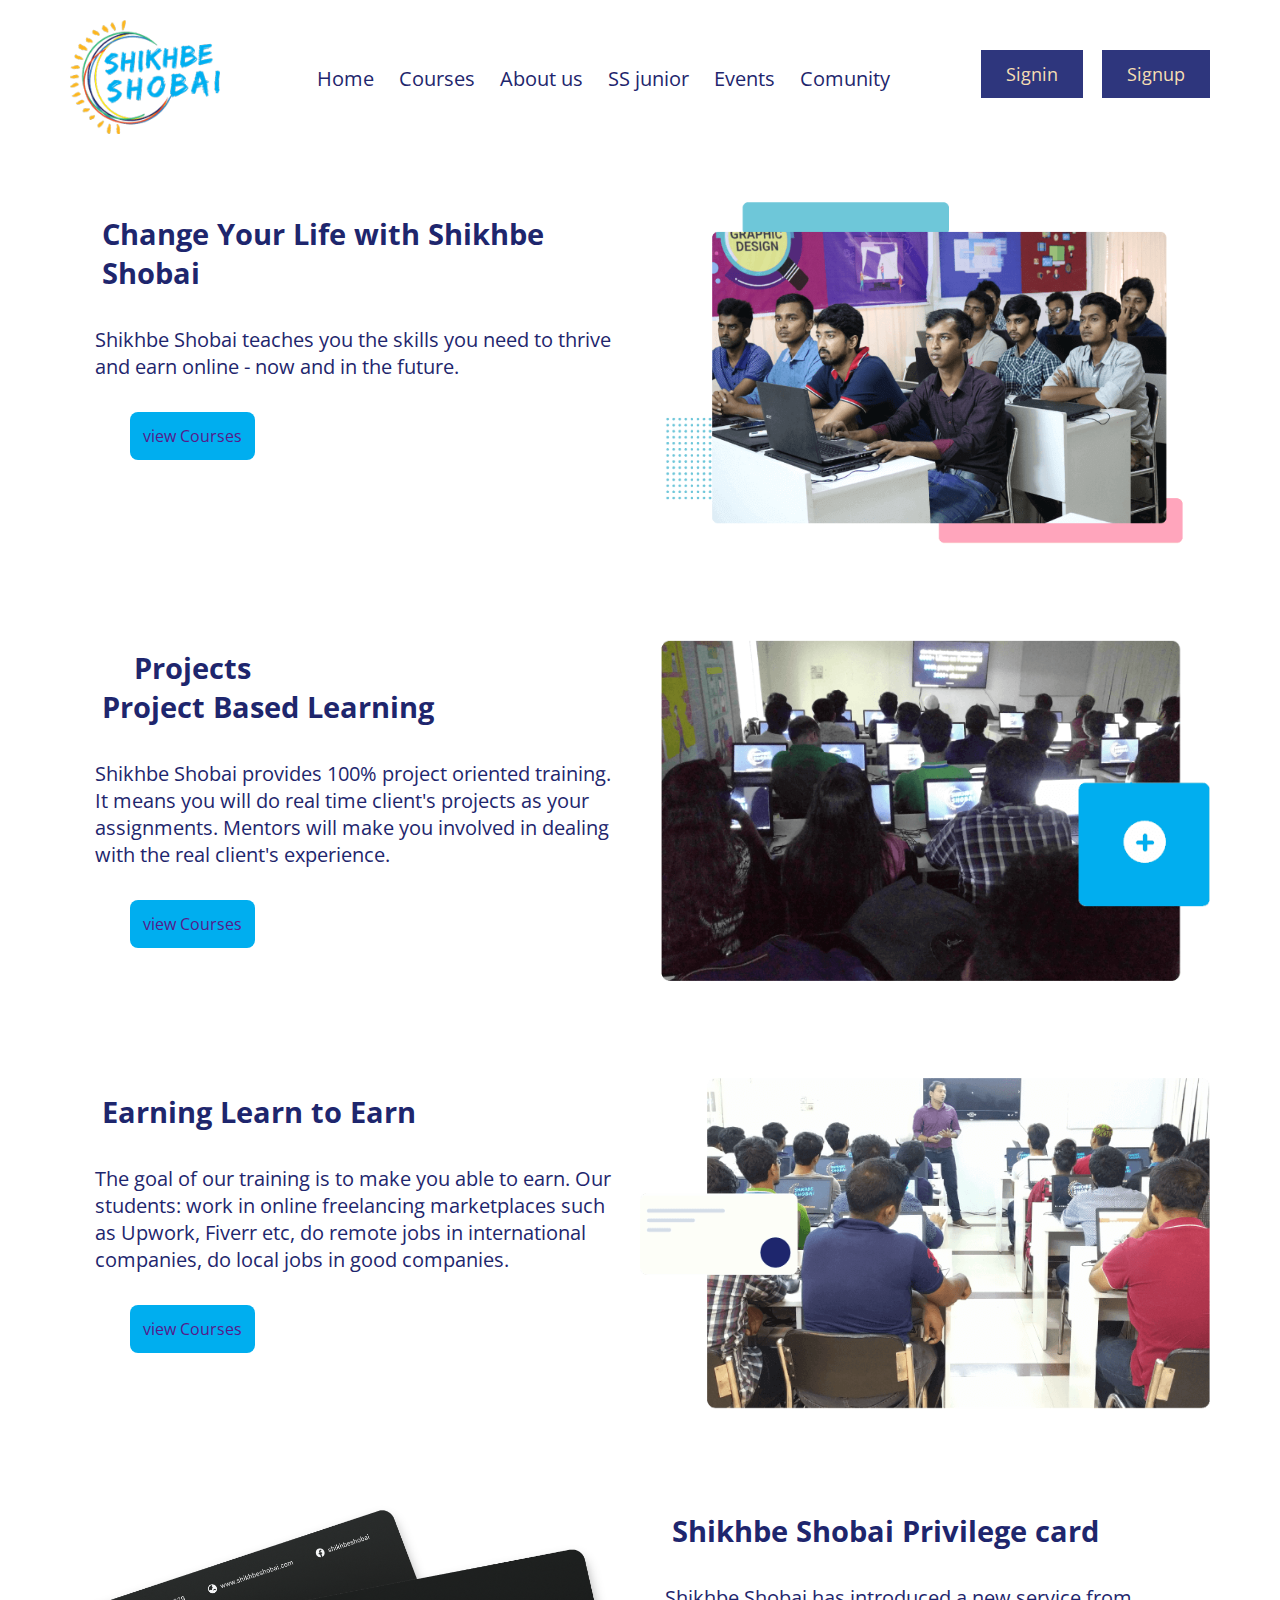
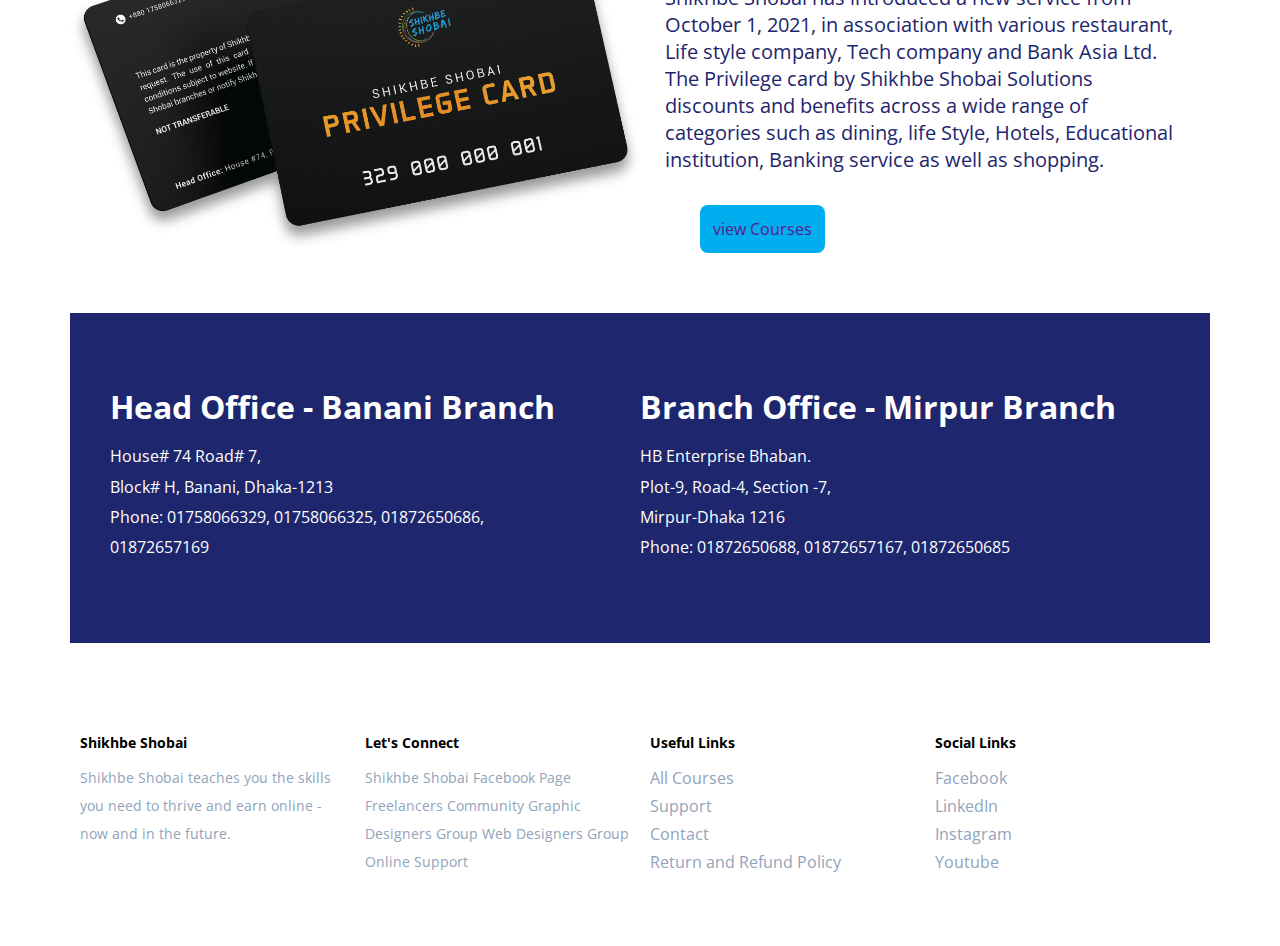
<file: index.html>
<!DOCTYPE html>
<html lang="en">
<head>
    <title>quick</title>
    <link rel="stylesheet" href="css/style.css">
</head>

<body>

  <div class="header">
      <div class="container">
          <div class="nevbar">
              <div class="logo">
                <img src="img/Shikhbe-shobai-logo.png" alt="">
              </div>
              <div class="menu">
                <ul>
                    <li>
                        <a href="index.html">Home</a>
                    </li>
                    <li>
                        <a href="">Courses</a>
                    </li>
                    <li>
                        <a href="about_us.html">About us</a>
                    </li>
                    <li>
                        <a href="">SS junior</a>
                    </li>
                    <li>
                        <a href="">Events</a>
                    </li>
                    <li>
                        <a href="">Comunity</a>
                    </li>
                </ul>
              </div>
              <div class="btn_button">
                <button>Signin</button>
                <button>Signup</button>
              </div>
          </div>
      </div>
  </div>



  <div class="banner">
      <div class="container">
          <div class="banner-row">
            <div class="banner-col">
                <h1>Change Your Life with Shikhbe Shobai</h1>
                <p>Shikhbe Shobai teaches you the skills you need to thrive and earn online - now and in the future.</p>
                <a href="" class="button-btn">view Courses</a>
             
            </div>
            <div class="banner-col">
                <img src="img/intro.png" alt="">
            </div>
          </div>
         
      </div>
  </div>


  <div class="banner">
    <div class="container">
        <div class="banner-row">
          <div class="banner-col">
              <h1><span>Projects</span><br>
                Project Based Learning</h1>
              <p>Shikhbe Shobai provides 100% 
                  project oriented training. 
                  It means you will do real time client's
                   projects as your assignments.
                    Mentors will make you involved in 
                    dealing with the real client's experience.</p>
              <a href="" class="button-btn">view Courses</a>
           
          </div>
          <div class="banner-col">
              <img src="img/imag.png" alt="">
          </div>
        </div>
        </div>
    </div>


  <div class="banner">
      <div class="container">
          <div class="banner-row">
            <div class="banner-col">
                <h1>Earning
                    Learn to Earn</h1>
                <p>The goal of our training is to make you able
                     to earn. Our students: 
                     work in online freelancing marketplaces such as Upwork, 
                     Fiverr etc, do remote jobs in international companies,
                      do local jobs in good companies.</p>
                <a href="" class="button-btn">view Courses</a>
             
            </div>
            <div class="banner-col">
                <img src="img/image3.png" alt="">
            </div>
          </div>
         
      </div>
    
    </div>





  <div class="banner">
      <div class="container">
          <div class="banner-row">
           
            <div class="banner-col">
                <img src="img/Card-Mockup.png" alt="">
            </div>
            <div class="banner-col">
                <h1>Shikhbe Shobai
                    Privilege card</h1>
                <p>Shikhbe Shobai has introduced a new service from October 1, 2021, in association with various restaurant, Life style company, Tech company and Bank Asia Ltd. The Privilege card by Shikhbe Shobai Solutions discounts and benefits across a wide range of categories such as dining, life Style, Hotels, Educational institution, Banking service as well as shopping.</p>
                <a href="" class="button-btn">view Courses</a>
             
            </div>
          </div>
         
      </div>
    
    </div>
      


  <div class="contact_section">
      <div class="container">
          <div class="contact_main">
              <div class="conta_col">
                  <h3>Head Office - Banani Branch</h3>
                  <p>House# 74 Road# 7,</p>
                  <p>Block# H, Banani, Dhaka-1213</p>
                  <p>Phone: 01758066329, 01758066325, 01872650686,</p>
                  <p>01872657169</p>
              </div>
              <div class="conta_col">
                <h3>Branch Office - Mirpur Branch</h3>
                <p>HB Enterprise Bhaban.</p>
                <p>Plot-9, Road-4, Section -7,</p>
                <p>Mirpur-Dhaka 1216</p>
                <p>Phone: 01872650688, 01872657167, 01872650685</p>
              </div>
          </div>
      </div>
  </div>


  <div class="footer_section">
      <div class="container">
          <div class="footer_main">
              <div class="footer_box">
                  <h5>Shikhbe Shobai</h5>
                  <p>Shikhbe Shobai teaches you the skills you need to thrive and earn online - now and in the future.</p>
              </div>
              <div class="footer_box">
                <h5>Let's Connect</h5>
                <p>Shikhbe Shobai Facebook Page Freelancers Community Graphic Designers Group Web Designers Group Online Support</p>
              </div>
              <div class="footer_box">
                <h5>Useful Links</h5>
                <ul>
                    <li>
                        <a href="">All Courses</a>
                    </li>
                    <li>
                        <a href="">Support</a>
                    </li>
                    <li>
                        <a href="">Contact</a>
                    </li>
                    <li>
                        <a href="">Return and Refund Policy</a>
                    </li>
                </ul>
                
                
              </div>
              <div class="footer_box">
                  <h5>Social Links</h5>
                  <ul>
                    <li>
                        <a href="">Facebook</a>
                    </li>
                    <li>
                        <a href="">LinkedIn</a>
                    </li>
                    <li>
                        <a href="">Instagram</a>
                    </li>
                    <li>
                        <a href="https://Youtube.com">Youtube</a>
                    </li>
                </ul>
                

              </div>
          </div>
      </div>
  </div>

  
</body>
</html>
</file>
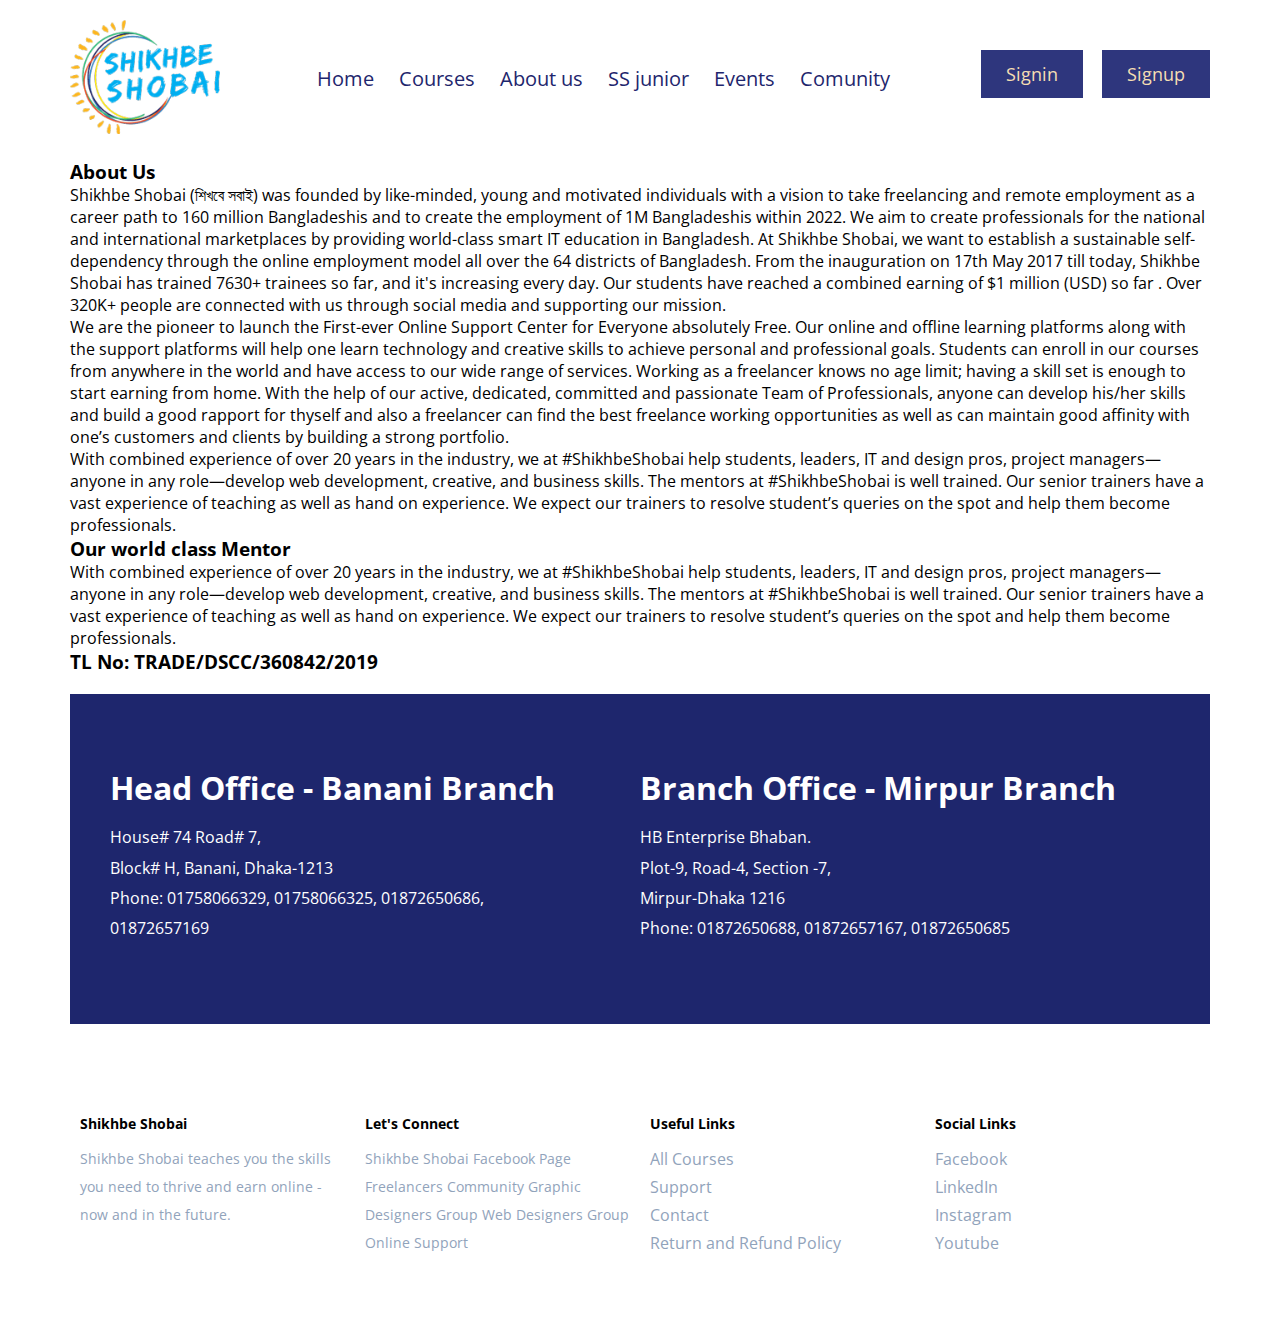
<file: about_us.html>
<!DOCTYPE html>
<html lang="en">
<head>
    <title>quick</title>
    <link rel="stylesheet" href="css/style.css">
</head>
<body>
  <div class="header">
      <div class="container">
          <div class="nevbar">
              <div class="logo">
                <img src="img/Shikhbe-shobai-logo.png" alt="">
              </div>
              <div class="menu">
                <ul>
                    <li>
                        <a href="index.html">Home</a>
                    </li>
                    <li>
                        <a href="">Courses</a>
                    </li>
                    <li>
                        <a href="about_us.html">About us</a>
                    </li>
                    <li>
                        <a href="">SS junior</a>
                    </li>
                    <li>
                        <a href="">Events</a>
                    </li>
                    <li>
                        <a href="">Comunity</a>
                    </li>
                </ul>
              </div>
              <div class="btn_button">
                <button>Signin</button>
                <button>Signup</button>
              </div>
          </div>
      </div>
  </div>

  <div class="manu">
    <div class="container">
        <div class="top">
            <h3>About Us</h3>
            <p>Shikhbe Shobai (শিখবে সবাই) was founded
                 by like-minded, young and motivated 
                 individuals with a vision to take 
                 freelancing and remote employment as 
                 a career path to 160 million Bangladeshis 
                 and to create the employment of 1M
                  Bangladeshis within 2022. We aim to create
                   professionals for the national and international
                   marketplaces by providing world-class smart
                    IT education in Bangladesh. At Shikhbe Shobai,
                     we want to establish a sustainable 
                     self-dependency through the online
                      employment model all over the 64 districts
                       of Bangladesh. From the inauguration on 
                       17th May 2017 till today, Shikhbe Shobai 
                       has trained 7630+ trainees so far,
                        and it's increasing every day.
                         Our students have reached a 
                         combined earning of $1 million (USD) so far
                         . Over 320K+ people are connected with
                          us through social media and supporting our mission.</p>
                          <p>We are the pioneer to launch the First-ever Online Support Center for Everyone absolutely Free. Our online and offline learning platforms along with the support platforms will help one learn technology and creative skills to achieve personal and professional goals. Students can enroll in our courses from anywhere in the world and have access to our wide range of services. Working as a freelancer knows no age limit; having a skill set is enough to start earning from home. With the help of our active, dedicated, committed and passionate Team of Professionals, anyone can develop his/her skills and build a good rapport for thyself and also a freelancer can find the best freelance working opportunities as well as can maintain good affinity with one’s customers and clients by building a strong portfolio.</p>
                          <p>With combined experience of over 20 years in the industry, we at #ShikhbeShobai help students, leaders, IT and design pros, project managers—anyone in any role—develop web development, creative, and business skills. The mentors at #ShikhbeShobai is well trained. Our senior trainers have a vast experience of teaching as well as hand on experience. We expect our trainers to resolve student’s queries on the spot and help them become professionals.</p>
                          
                          <h3>Our world class Mentor</h3>
                          <p>With combined experience of over 20 years in the industry, we at #ShikhbeShobai help students, leaders, IT and design pros, project managers—anyone in any role—develop web development, creative, and business skills. The mentors at #ShikhbeShobai is well trained. Our senior trainers have a vast experience of teaching as well as hand on experience. We expect our trainers to resolve student’s queries on the spot and help them become professionals.</p>

                        <h3>TL No: TRADE/DSCC/360842/2019</h3>
        </div>
    </div>
</div>

  <div class="contact_section">
      <div class="container">
          <div class="contact_main">
              <div class="conta_col">
                  <h3>Head Office - Banani Branch</h3>
                  <p>House# 74 Road# 7,</p>
                  <p>Block# H, Banani, Dhaka-1213</p>
                  <p>Phone: 01758066329, 01758066325, 01872650686,</p>
                  <p>01872657169</p>
              </div>
              <div class="conta_col">
                <h3>Branch Office - Mirpur Branch</h3>
                <p>HB Enterprise Bhaban.</p>
                <p>Plot-9, Road-4, Section -7,</p>
                <p>Mirpur-Dhaka 1216</p>
                <p>Phone: 01872650688, 01872657167, 01872650685</p>
              </div>
          </div>
      </div>
  </div>
  <div class="footer_section">
      <div class="container">
          <div class="footer_main">
              <div class="footer_box">
                  <h5>Shikhbe Shobai</h5>
                  <p>Shikhbe Shobai teaches you the skills you need to thrive and earn online - now and in the future.</p>
              </div>
              <div class="footer_box">
                <h5>Let's Connect</h5>
                <p>Shikhbe Shobai Facebook Page Freelancers Community Graphic Designers Group Web Designers Group Online Support</p>
              </div>
              <div class="footer_box">
                <h5>Useful Links</h5>
                <ul>
                    <li>
                        <a href="">All Courses</a>
                    </li>
                    <li>
                        <a href="">Support</a>
                    </li>
                    <li>
                        <a href="">Contact</a>
                    </li>
                    <li>
                        <a href="">Return and Refund Policy</a>
                    </li>
                </ul>
                
                
              </div>
              <div class="footer_box">
                  <h5>Social Links</h5>
                  <ul>
                    <li>
                        <a href="https://www.Facebook.com">Facebook</a>
                    </li>
                    <li>
                        <a href="">LinkedIn</a>
                    </li>
                    <li>
                        <a href="">Instagram</a>
                    </li>
                    <li>
                        <a href="https://Youtube.com">Youtube</a>
                    </li>
                </ul>
                

              </div>
          </div>
      </div>
  </div>

  
</body>
</html>
</file>
<file: css/style.css>
@import url('https://fonts.googleapis.com/css2?family=Open+Sans:ital,wght@0,300;0,400;0,500;0,600;0,700;0,800;1,300;1,400;1,500;1,600;1,700&display=swap');
*{
    margin: 0;
    padding:0;
    font-family: 'Open Sans', sans-serif;
}
.header{
    width: 100%;
    padding-top: 20px;
    padding-bottom: 20px;
}
.container{
    max-width: 1140px;
    margin: auto;
}
.nevbar{
  display: flex;
  justify-content: space-between;
}
.logo{}
.logo img{
    width: 150px;
}
.menu{
    margin-top: 45px;
    font-size: 20px;
}
.menu ul{
    
}
.menu ul li{
    list-style: none;
    display: inline-block;
    margin-left: 20px;
}
.menu ul li a {
    text-decoration: none;
    color: #1e266d;
}
.menu ul li a:hover{
    color: tomato;
}
.btn_button{
    margin-top: 30px;
}
.btn_button button{
    background-color: #2E367D;
    color: wheat;
    border: none;
    padding: 12px 25px;
    font-size: 18px;
    margin-left: 15px;
    transition: 0.75s;
}
.btn_button button:hover{
    background-color: tomato;
    transform: scale(1.2);
    cursor: pointer;
}
.banner{
    width: 100%;
    padding: 30px 0px;

}
.container{
    width: 1140px;
    margin: auto;
}
.banner-row{
    display: flex;
}
.banner-col{
    flex-basis: 40%;
}
.banner-col h1 span{
      font-size: 29px;
    font-family: 'Open Sans', sans-serif;
    margin: 13px 20px;
    padding: 12px;
    color: #1E266D
}
.banner-col h1{
    font-size: 29px;
    font-family: 'Open Sans', sans-serif;
    margin: 13px 20px;
    padding: 12px;
    color: #1E266D
}
.banner-col p{
    font-family: 'Open Sans', sans-serif;
    font-size: 20px;
    margin: 22px 25px;
    color: #1E266D;

}
.button-btn{
    font-family: 'Open Sans', sans-serif;
    background: #00AEEF;
    margin: 10px 60px;
    padding: 13px;
    display: inline-block;
    text-decoration: none;
    border-radius: 8px;
}
.banner-col{
   flex-basis: 60%;
}
.banner-col img{
    max-width: 100%;
    height: auto;
}
.contact_section{
    width: 100%;
    padding: 20px 0px;
}
.contact_main{
    display: flex;
    background-color: #1e266d;
    padding: 80px 40px;
}
.conta_col{
    flex-basis: 50%;
}
.conta_col h3{
    font-size: 32px;
    color: #fff;
    font-weight: 700;
    line-height: 28px;
    margin-bottom: 20px;
}
.conta_col p{
    color: #fff;
    font-weight: 400;
    line-height: 1.9;
}
.footer_section{

width: 100%;
padding: 60px 0px;

}
.continer{
    width: 1140px;
    margin: auto;
}
.footer_main{
    display: flex;
}
.footer_box{
    flex-basis: 25%;
    margin: 10px;

}
.footer_box h5{
    font-size: 14px;
    margin-bottom: 12px;
    font-family: 'Open Sans', sans-serif;

}
.footer_box p{
    font-size: 14px;
    margin-top: 12px;
    font-family: 'Open Sans', sans-serif;
    line-height: 28px;
    color: #91a3bb;
}
.footer_box ul{

}
.footer_box ul li{
    list-style: none;
    font-family: 'Open Sans', sans-serif;
    line-height: 28px;
    color: #91a3bb;

}
.footer_box ul li a{
    text-decoration: none;
    font-family: 'Open Sans', sans-serif;
    line-height: 28px;
    color: #91a3bb;
}
.footer_box ul li a:hover{
      color: #91a3bb;
      margin-left: 10px;
      transition: 0.5s;
}

.banner-col img{
    max-width: 100%;
    height: auto;
}
</file>
